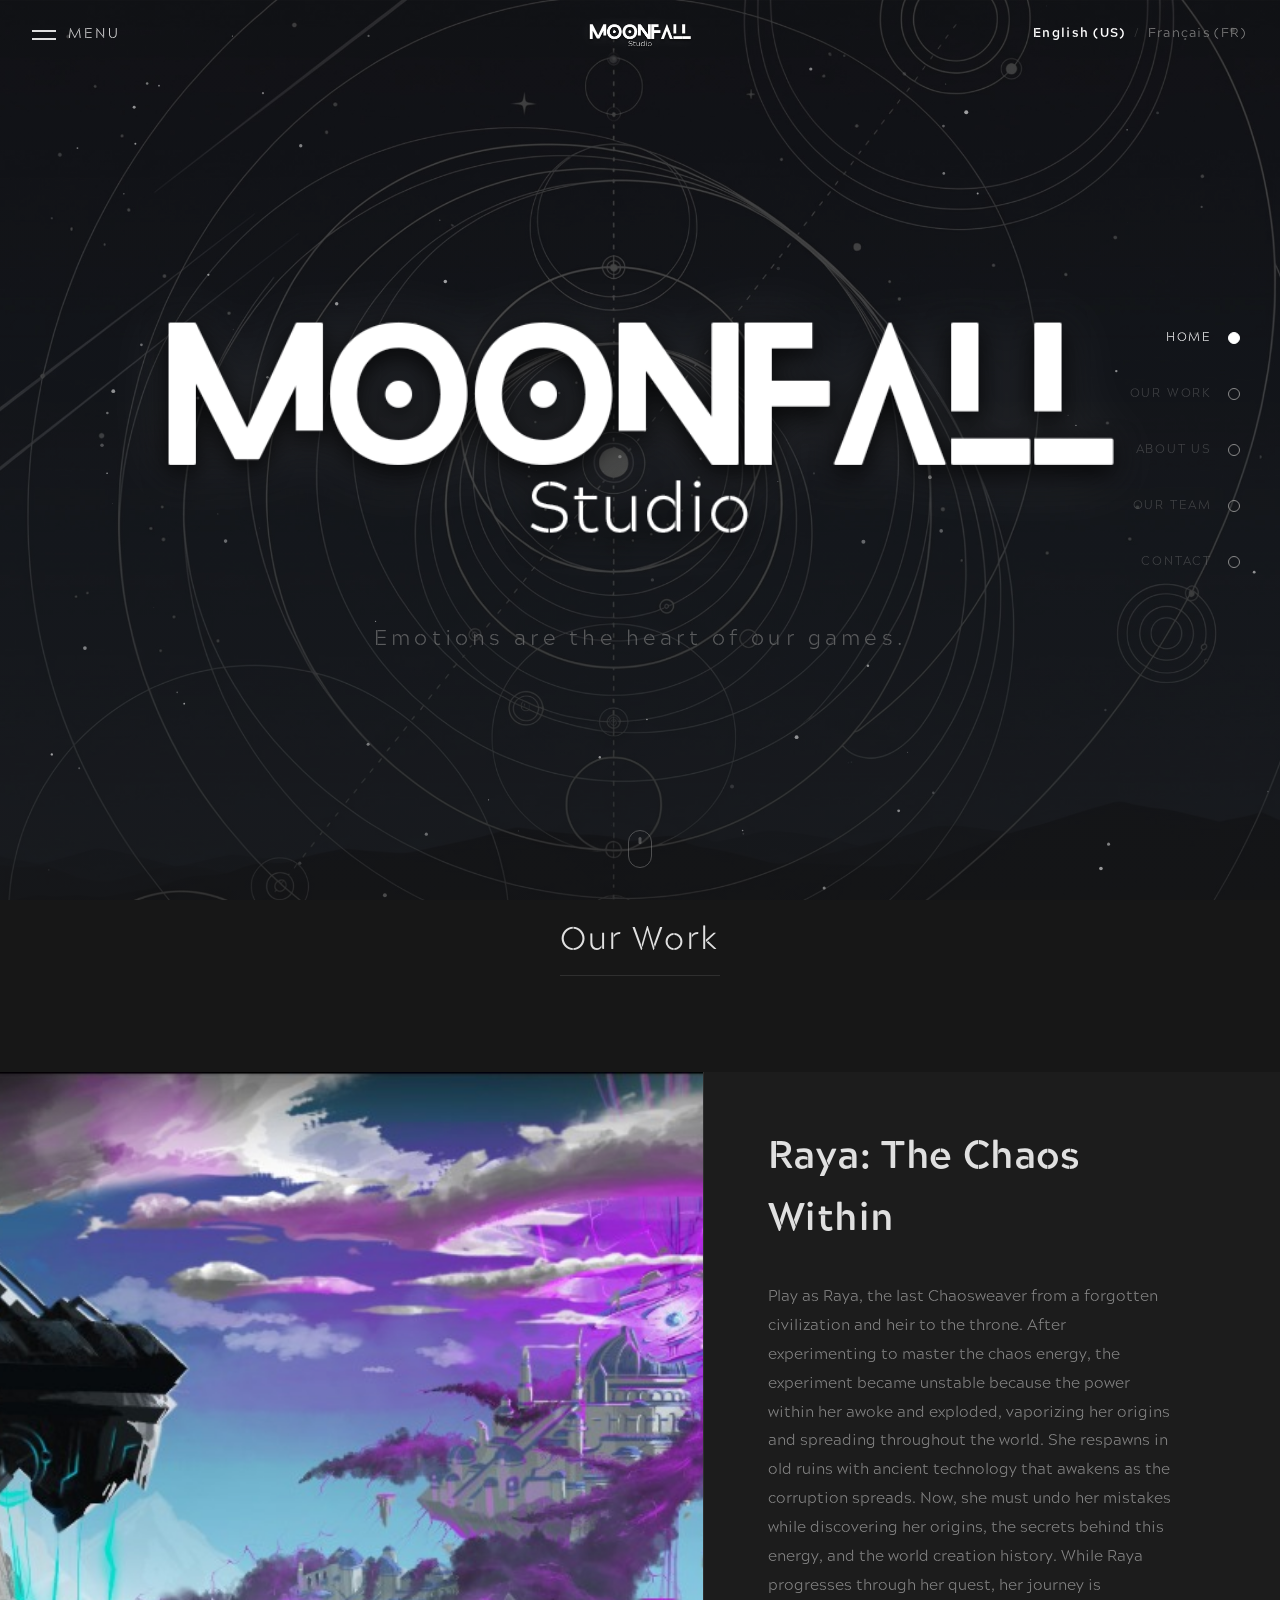
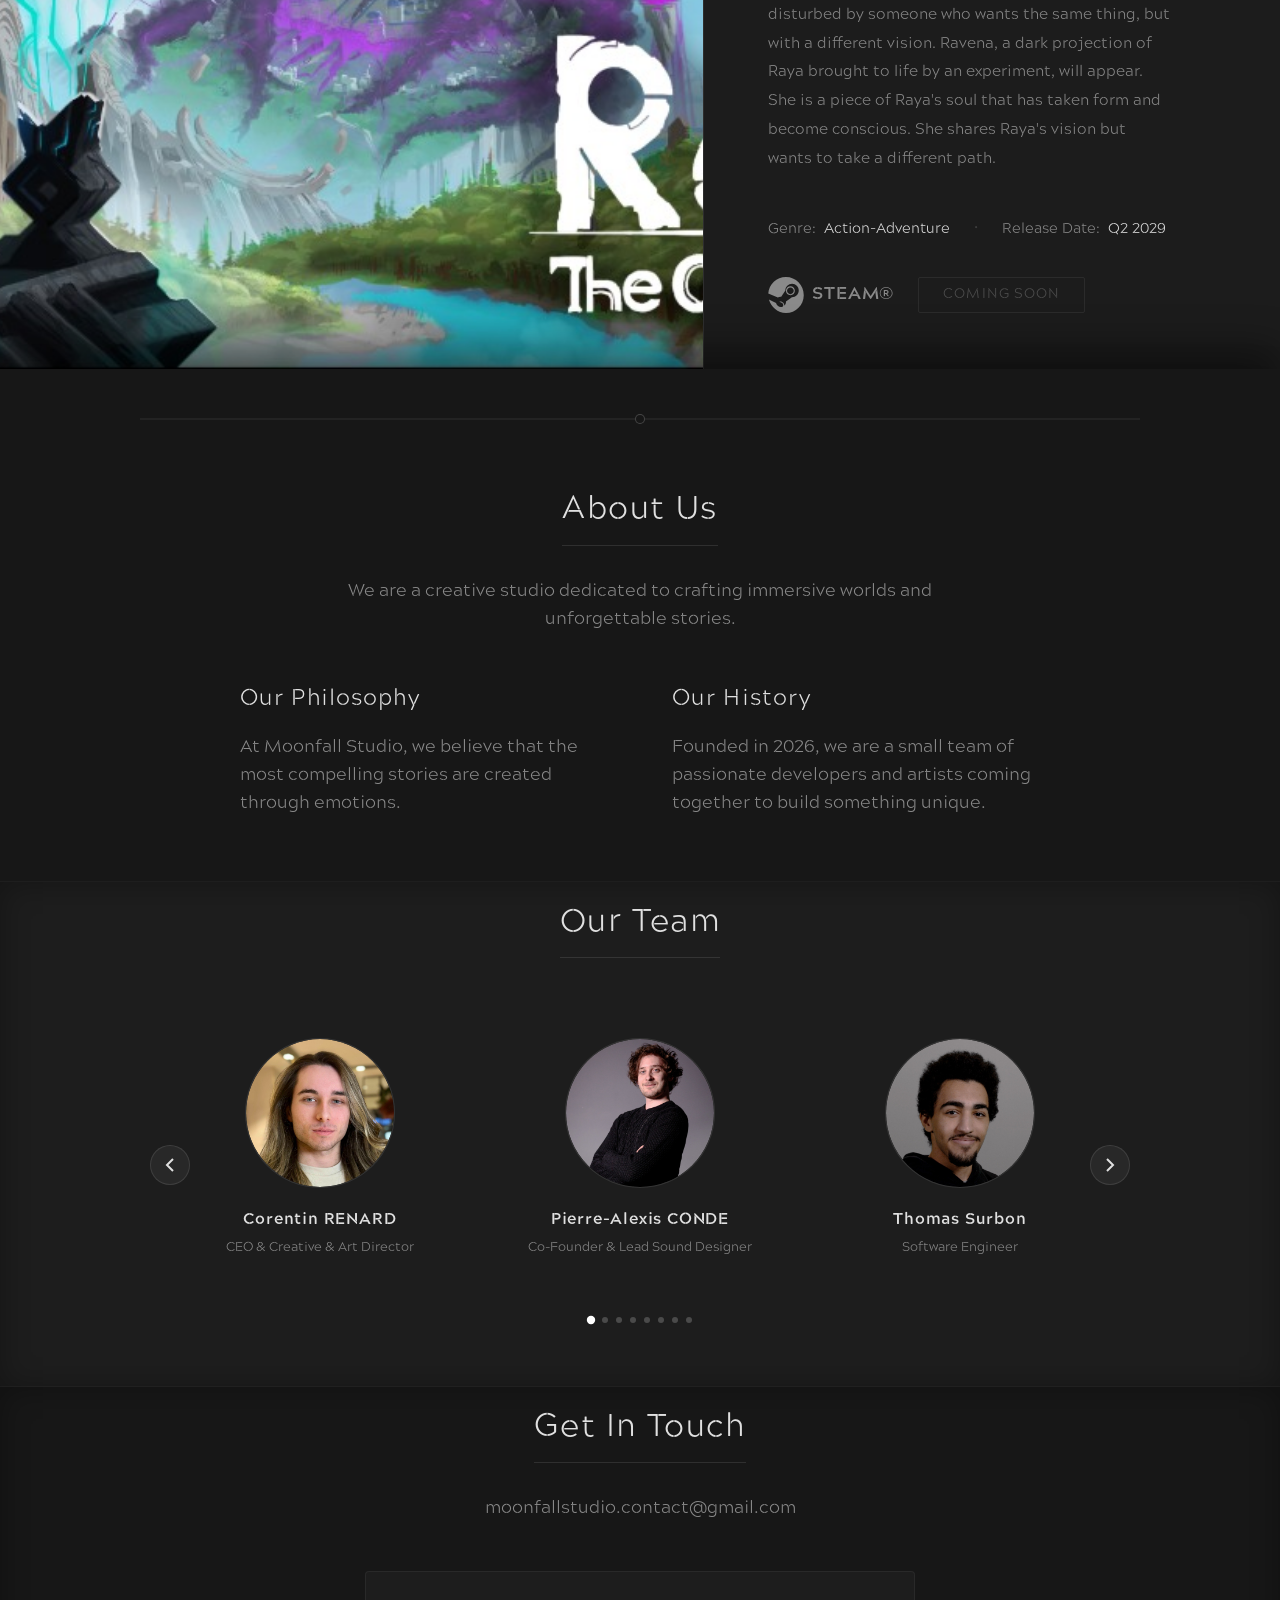
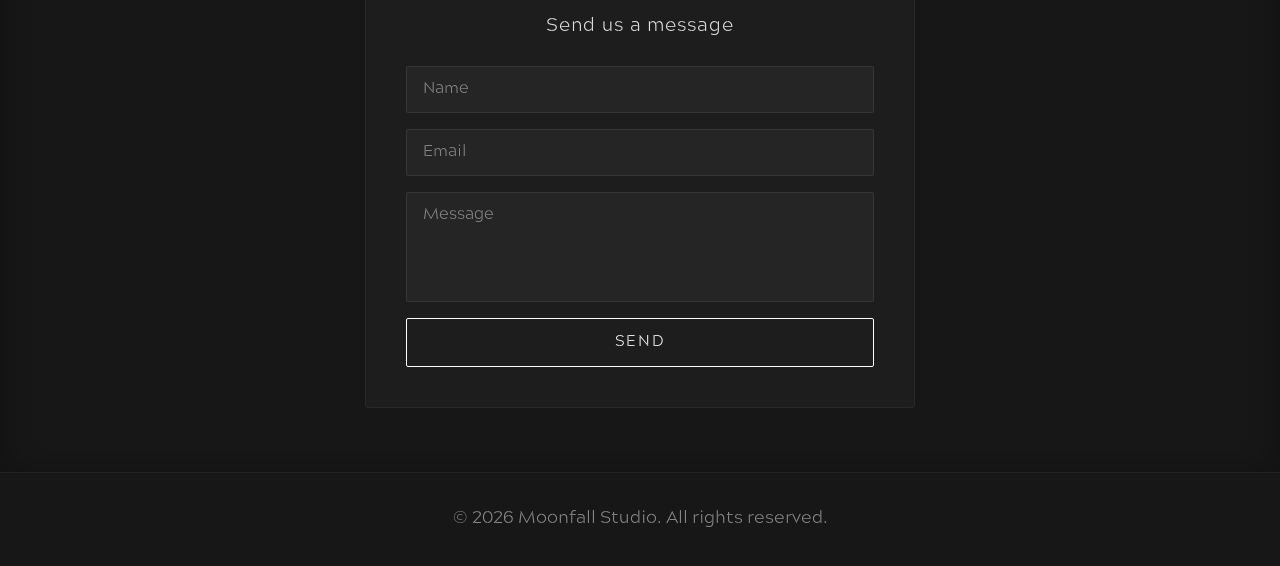
<file: index.html>
<!DOCTYPE html>
<html lang="en">

<head>
    <meta charset="UTF-8">
    <meta name="viewport" content="width=device-width, initial-scale=1.0">
    <title>Moonfall Studio</title>
    <meta name="description"
        content="Moonfall Studio - Dreaming in the dark. Crafting immersive worlds and unforgettable stories.">

    <!-- Google Fonts: Quicksand -->
    <link rel="preconnect" href="https://fonts.googleapis.com">
    <link rel="preconnect" href="https://fonts.gstatic.com" crossorigin>
    <link href="https://fonts.googleapis.com/css2?family=Quicksand:wght@300;400;500;700&display=swap" rel="stylesheet">

    <!-- Favicon -->
    <link rel="icon" type="image/png" href="assets/images/favicon.png">
    <link rel="apple-touch-icon" href="assets/images/favicon.png">

    <!-- Styles -->
    <link rel="stylesheet" href="style.css">
</head>

<body>

    <!-- Header -->
    <header>
        <!-- Burger Menu (left) -->
        <button class="burger" id="burger-btn" aria-label="Open menu">
            <div class="burger__lines">
                <span class="burger__line"></span>
                <span class="burger__line"></span>
            </div>
            <span class="burger__text">MENU</span>
        </button>

        <!-- Studio Logo (center) -->
        <a href="#hero" class="header-logo-link">
            <img src="assets/images/logo.png" alt="Moonfall Studio" class="header-logo">
        </a>

        <!-- Language Toggle (right) -->
        <button class="lang-toggle" id="lang-toggle-btn">
            <span class="lang-toggle__option" data-lang="en" id="lang-en">English (US)</span>
            <span class="lang-toggle__sep">/</span>
            <span class="lang-toggle__option" data-lang="fr" id="lang-fr">Français (FR)</span>
        </button>
    </header>

    <!-- Fullscreen Menu Overlay -->
    <div class="menu-overlay" id="menu-overlay">
        <nav class="menu-nav">
            <a href="#hero" class="menu-nav__item" data-i18n="side_nav.home">Home</a>
            <a href="#work" class="menu-nav__item" data-i18n="side_nav.work">Our Work</a>
            <a href="#about" class="menu-nav__item" data-i18n="side_nav.about">About Us</a>
            <a href="#team" class="menu-nav__item" data-i18n="side_nav.team">Our Team</a>
            <a href="#contact" class="menu-nav__item" data-i18n="side_nav.contact">Contact</a>
        </nav>
    </div>

    <!-- Side Navigation (Fil d'Ariane) -->
    <nav class="side-nav" id="side-nav" aria-label="Page sections">
        <a href="#hero" class="side-nav__item active" data-section="hero">
            <span class="side-nav__label" data-i18n="side_nav.home">Home</span>
            <span class="side-nav__dot"></span>
        </a>
        <a href="#work" class="side-nav__item" data-section="work">
            <span class="side-nav__label" data-i18n="side_nav.work">Our Work</span>
            <span class="side-nav__dot"></span>
        </a>
        <a href="#about" class="side-nav__item" data-section="about">
            <span class="side-nav__label" data-i18n="side_nav.about">About Us</span>
            <span class="side-nav__dot"></span>
        </a>
        <a href="#team" class="side-nav__item" data-section="team">
            <span class="side-nav__label" data-i18n="side_nav.team">Our Team</span>
            <span class="side-nav__dot"></span>
        </a>
        <a href="#contact" class="side-nav__item" data-section="contact">
            <span class="side-nav__label" data-i18n="side_nav.contact">Contact</span>
            <span class="side-nav__dot"></span>
        </a>
    </nav>

    <main>
        <!-- ==========================================
             HERO SECTION
             ========================================== -->
        <section id="hero" class="hero-section">
            <canvas id="particles-canvas"></canvas>
            <div class="hero-content">
                <img src="assets/images/logo.png" alt="Moonfall Studio" class="hero-logo">
                <p class="tagline" data-i18n="tagline">Emotions are the heart of our games.</p>
            </div>
            <div class="scroll-indicator">
                <span class="mouse">
                    <span class="wheel"></span>
                </span>
            </div>
        </section>

        <!-- ==========================================
             OUR WORK SECTION (Hero-style header)
             ========================================== -->
        <section id="work" class="content-section work-hero-section">
            <div class="container section-reveal">
                <h2 class="section-hero-title" data-i18n="work.title">Our Work</h2>
            </div>
        </section>

        <!-- ==========================================
             RAYA SECTION — Split Layout
             ========================================== -->
        <section id="raya" class="raya-section">
            <div class="raya-split">

                <!-- LEFT: Artwork -->
                <div class="raya-split__image">
                    <img src="assets/images/RayaImage.jpg" alt="Raya: The Chaos Within">
                </div>

                <!-- RIGHT: Info -->
                <div class="raya-split__info">
                    <h2 class="raya-split__title" data-i18n="raya.title">Raya: The Chaos Within</h2>

                    <div class="raya-split__description">
                        <p data-i18n="raya.description">Play as Raya, the last Chaosweaver from a forgotten civilization
                            and heir to the throne. After experimenting to master the chaos energy, the experiment
                            became unstable because the power within her awoke and exploded, vaporizing her origins and
                            spreading throughout the world. She respawns in old ruins with ancient technology that
                            awakens as the corruption spreads. Now, she must undo her mistakes while discovering her
                            origins, the secrets behind this energy, and the world creation history. While Raya
                            progresses through her quest, her journey is disturbed by someone who wants the same thing,
                            but with a different vision. Ravena, a dark projection of Raya brought to life by an
                            experiment, will appear. She is a piece of Raya's soul that has taken form and become
                            conscious. She shares Raya's vision but wants to take a different path.</p>
                    </div>

                    <!-- Meta bar -->
                    <div class="raya-split__meta">
                        <span class="raya-split__meta-item">
                            <span class="raya-split__meta-label" data-i18n="raya.genre_label">Genre:</span>
                            <span data-i18n="raya.genre_value">Action-Adventure</span>
                        </span>
                        <span class="raya-split__meta-sep">·</span>
                        <span class="raya-split__meta-item">
                            <span class="raya-split__meta-label" data-i18n="raya.release_label">Release Date:</span>
                            <span data-i18n="raya.release_value">Q2 2029</span>
                        </span>
                    </div>

                    <!-- Steam CTA -->
                    <div class="raya-split__cta">
                        <div class="raya-split__steam-logo" aria-label="Steam">
                            <svg viewBox="0 0 256 259" xmlns="http://www.w3.org/2000/svg" width="36" height="36">
                                <path
                                    d="M127.779 0C60.21 0 5.2 52.38.486 119.146l68.86 28.477c5.74-3.93 12.66-6.24 20.14-6.24 1.34 0 2.66.067 3.96.2l30.14-43.68v-.613c0-26.51 21.56-48.074 48.07-48.074 26.53 0 48.09 21.577 48.09 48.1 0 26.53-21.56 48.1-48.09 48.1h-1.12l-42.95 30.68c.08 1.06.12 2.12.12 3.2 0 19.88-16.16 36.04-36.04 36.04-17.42 0-31.96-12.4-35.32-28.87L5.21 161.44C20.04 216.32 69.19 258.52 127.78 258.52c70.7 0 128.02-57.31 128.02-128.01C255.8 57.31 198.48 0 127.78 0zM80.47 220.74l-15.63-6.46c2.76 5.74 7.46 10.6 13.7 13.38 13.54 6.04 29.38-.2 35.41-13.73 2.93-6.55 3-13.74.2-20.34-2.8-6.6-7.97-11.56-14.52-14.49-6.48-2.87-13.35-2.81-19.43-.42l16.16 6.68c9.97 4.12 14.7 15.56 10.58 25.53-4.13 9.97-15.57 14.7-25.54 10.58l.07-.03zm111.2-121.57c0-17.7-14.39-32.06-32.09-32.06-17.7 0-32.07 14.36-32.07 32.06 0 17.7 14.37 32.07 32.07 32.07 17.7 0 32.09-14.37 32.09-32.07zm-56.12.07c0-13.32 10.78-24.13 24.1-24.13 13.33 0 24.12 10.8 24.12 24.13 0 13.33-10.79 24.12-24.12 24.12-13.32 0-24.1-10.79-24.1-24.12z"
                                    fill="currentColor" />
                            </svg>
                            <span class="raya-split__steam-text">STEAM®</span>
                        </div>
                        <button class="raya-split__wishlist-btn raya-split__wishlist-btn--disabled" disabled
                            data-i18n="raya.wishlist">Coming Soon</button>
                    </div>
                </div>

            </div>
        </section>

        <!-- Section Divider -->
        <div class="section-divider">
            <div class="section-divider__line"></div>
            <div class="section-divider__circle"></div>
        </div>

        <!-- ==========================================
             ABOUT SECTION (Hero-style, large)
             ========================================== -->
        <section id="about" class="content-section section-hero-block">
            <div class="container section-reveal">
                <h2 class="section-hero-title" data-i18n="about.title">About Us</h2>
                <p class="section-hero-desc" data-i18n="about.description">We are a creative studio dedicated to
                    crafting immersive worlds and unforgettable stories.</p>

                <div class="about-content">
                    <div class="about-block">
                        <h3 data-i18n="about.philosophy_title">Our Philosophy</h3>
                        <p data-i18n="about.philosophy_text">At Moonfall Studio, we believe that the most compelling
                            stories are found in the shadows.</p>
                    </div>
                    <div class="about-block">
                        <h3 data-i18n="about.history_title">Our History</h3>
                        <p data-i18n="about.history_text">Founded in 2026, we are a small team of passionate developers
                            and artists coming together to build something unique.</p>
                    </div>
                </div>
            </div>
        </section>

        <!-- ==========================================
             TEAM SECTION
             ========================================== -->
        <section id="team" class="content-section dark-bg">
            <div class="container section-reveal">
                <h2 data-i18n="team.title">Our Team</h2>

                <!-- Carousel -->
                <div class="team-carousel" id="team-carousel">
                    <div class="team-carousel__track-wrapper">
                        <div class="team-carousel__track" id="team-track">

                            <!-- Corentin RENARD -->
                            <a href="https://www.linkedin.com/in/corentin-renard-bb01ab21a/" target="_blank"
                                rel="noopener noreferrer" class="team-card">
                                <div class="team-card__avatar">
                                    <img src="assets/images/team/corentin.jpg" alt="Corentin RENARD">
                                </div>
                                <h3 class="team-card__name">Corentin RENARD</h3>
                                <p class="team-card__role">CEO &amp; Creative & Art Director</p>
                                <span class="team-card__linkedin">LinkedIn ↗</span>
                            </a>

                            <!-- Pierre-Alexis CONDE -->
                            <a href="https://www.linkedin.com/in/pierre-alexis-conde-270991209/" target="_blank"
                                rel="noopener noreferrer" class="team-card">
                                <div class="team-card__avatar">
                                    <img src="assets/images/team/pierre-alexis.jpg" alt="Pierre-Alexis CONDE">
                                </div>
                                <h3 class="team-card__name">Pierre-Alexis CONDE</h3>
                                <p class="team-card__role">Co-Founder &amp; Lead Sound Designer</p>
                                <span class="team-card__linkedin">LinkedIn ↗</span>
                            </a>

                            <!-- Thomas Surbon -->
                            <a href="https://www.linkedin.com/in/thomas-surbon/" target="_blank"
                                rel="noopener noreferrer" class="team-card">
                                <div class="team-card__avatar">
                                    <img src="assets/images/team/thomas.jpg" alt="Thomas Surbon">
                                </div>
                                <h3 class="team-card__name">Thomas Surbon</h3>
                                <p class="team-card__role">Software Engineer</p>
                                <span class="team-card__linkedin">LinkedIn ↗</span>
                            </a>

                            <!-- Mathilde Béguinot -->
                            <a href="https://www.linkedin.com/in/mathilde-béguinot-841303265/" target="_blank"
                                rel="noopener noreferrer" class="team-card">
                                <div class="team-card__avatar">
                                    <img src="assets/images/team/mathilde.jpg" alt="Mathilde Béguinot">
                                </div>
                                <h3 class="team-card__name">Mathilde Béguinot</h3>
                                <p class="team-card__role">Technical &amp; VFX Artist</p>
                                <span class="team-card__linkedin">LinkedIn ↗</span>
                            </a>

                            <!-- Julien Bertrand -->
                            <a href="https://www.linkedin.com/in/julien-bertrand-8137a8181/" target="_blank"
                                rel="noopener noreferrer" class="team-card">
                                <div class="team-card__avatar">
                                    <img src="assets/images/team/julien.jpg" alt="Julien Bertrand">
                                </div>
                                <h3 class="team-card__name">Julien Bertrand</h3>
                                <p class="team-card__role">Software Engineer</p>
                                <span class="team-card__linkedin">LinkedIn ↗</span>
                            </a>


                            <!-- Arthur Waligorski -->
                            <a href="https://www.linkedin.com/in/arthur-waligorski-07606919b/" target="_blank"
                                rel="noopener noreferrer" class="team-card">
                                <div class="team-card__avatar team-card__avatar--initials" data-initials="AW"></div>
                                <h3 class="team-card__name">Arthur Waligorski</h3>
                                <p class="team-card__role">Music Composer</p>
                                <span class="team-card__linkedin">LinkedIn ↗</span>
                            </a>

                            <!-- Alex Coulaud (masqué)
                    <a href="https://www.linkedin.com/in/alex-coulaud-131198252/" target="_blank" rel="noopener noreferrer" class="team-card">
                        <div class="team-card__avatar team-card__avatar--initials" data-initials="AC"></div>
                        <h3 class="team-card__name">Alex Coulaud</h3>
                        <p class="team-card__role">3D Character Artist</p>
                        <span class="team-card__linkedin">LinkedIn ↗</span>
                    </a>
                    -->

                            <!-- Hugo Le Bolloc'h -->
                            <a href="https://www.linkedin.com/in/hugolebolloch/" target="_blank"
                                rel="noopener noreferrer" class="team-card">
                                <div class="team-card__avatar team-card__avatar--initials" data-initials="HL"></div>
                                <h3 class="team-card__name">Hugo Le Bolloc'h</h3>
                                <p class="team-card__role">Technical Sound Designer</p>
                                <span class="team-card__linkedin">LinkedIn ↗</span>
                            </a>

                            <!-- Marion Coulon -->
                            <a href="https://www.linkedin.com/in/marion-coulon/" target="_blank"
                                rel="noopener noreferrer" class="team-card">
                                <div class="team-card__avatar team-card__avatar--initials" data-initials="MC"></div>
                                <h3 class="team-card__name">Marion Coulon</h3>
                                <p class="team-card__role">Game &amp; Level Designer</p>
                                <span class="team-card__linkedin">LinkedIn ↗</span>
                            </a>

                        </div><!-- /.team-carousel__track -->
                    </div><!-- /.team-carousel__track-wrapper -->

                    <!-- Navigation Arrows -->
                    <button class="team-carousel__nav team-carousel__nav--prev" id="team-prev" aria-label="Previous">
                        <svg width="24" height="24" viewBox="0 0 24 24" fill="none" stroke="currentColor"
                            stroke-width="2">
                            <path d="M15 18l-6-6 6-6" />
                        </svg>
                    </button>
                    <button class="team-carousel__nav team-carousel__nav--next" id="team-next" aria-label="Next">
                        <svg width="24" height="24" viewBox="0 0 24 24" fill="none" stroke="currentColor"
                            stroke-width="2">
                            <path d="M9 18l6-6-6-6" />
                        </svg>
                    </button>

                    <!-- Dots -->
                    <div class="team-carousel__dots" id="team-dots"></div>

                </div><!-- /.team-carousel -->
            </div>
        </section>

        <!-- ==========================================
             CONTACT SECTION (inline)
             ========================================== -->
        <section id="contact" class="content-section">
            <div class="container section-reveal">
                <h2 data-i18n="contact.title">Get In Touch</h2>
                <p data-i18n="contact.email">moonfallstudio.contact@gmail.com</p>

                <div class="contact-form-wrapper">
                    <h3 data-i18n="contact.form_title">Send us a message</h3>
                    <form class="contact-form" id="contact-form">
                        <input type="text" class="contact-input" id="contact-name"
                            data-i18n-placeholder="contact.name_placeholder" placeholder="Name">
                        <input type="email" class="contact-input" id="contact-email"
                            data-i18n-placeholder="contact.email_placeholder" placeholder="Email">
                        <textarea class="contact-input" id="contact-message" rows="5"
                            data-i18n-placeholder="contact.message_placeholder" placeholder="Message"></textarea>
                        <button type="button" class="btn contact-submit" id="contact-send"
                            data-i18n="contact.send">Send</button>
                    </form>
                </div>
            </div>
        </section>
    </main>

    <!-- Footer -->
    <footer>
        <p>&copy; 2026 Moonfall Studio. <span data-i18n="footer.rights">All rights reserved.</span></p>
    </footer>

    <!-- Scripts -->
    <script src="script.js"></script>
</body>

</html>
</file>
<file: style.css>
:root {
    --color-bg: #171717;
    --color-bg-alt: #1d1d1d;
    --color-text: #e0e0e0;
    --color-text-muted: #8a8a8a;
    --color-accent: #ffffff;
    --color-moon-glow: rgba(180, 180, 180, 0.12);
    --color-steam: #1b2838;
    --color-steam-hover: #2a475e;

    --font-main: 'Acherus Militant', 'Quicksand', sans-serif;

    --transition-speed: 0.3s;
    --header-height: 70px;
}

/* Font Face */
@font-face {
    font-family: 'Acherus Militant';
    src: url('assets/fonts/AcherusMilitant_Light.otf') format('opentype');
    font-weight: 300;
    font-style: normal;
}

@font-face {
    font-family: 'Acherus Militant';
    src: url('assets/fonts/AcherusMilitant_Bold.otf') format('opentype');
    font-weight: 700;
    font-style: normal;
}

/* ============================================
   RESET & BASE
   ============================================ */
* {
    margin: 0;
    padding: 0;
    box-sizing: border-box;
}

html {
    scroll-behavior: smooth;
}

body {
    font-family: var(--font-main);
    background-color: var(--color-bg);
    color: var(--color-text);
    line-height: 1.6;
    overflow-x: hidden;
}

/* ============================================
   TYPOGRAPHY
   ============================================ */
h1, h2, h3 {
    font-weight: 300;
    letter-spacing: 0.05em;
}

h1 {
    font-size: 3rem;
    margin-bottom: 1rem;
    text-transform: uppercase;
    letter-spacing: 0.2em;
    color: var(--color-accent);
}

.huge-title {
    font-size: 5rem;
    font-weight: 700;
    letter-spacing: 0.15em;
    line-height: 1;
    margin-bottom: 0.5rem;
    color: var(--color-accent);
    text-transform: uppercase;
}

h2 {
    font-size: 2rem;
    margin-bottom: 2rem;
    border-bottom: 1px solid rgba(255, 255, 255, 0.1);
    display: inline-block;
    padding-bottom: 0.5rem;
}

p {
    font-size: 1.1rem;
    color: var(--color-text-muted);
    max-width: 600px;
    margin: 0 auto;
}

/* ============================================
   HEADER — Transparent on hero, opaque on scroll
   ============================================ */
header {
    position: fixed;
    top: 0;
    left: 0;
    width: 100%;
    height: var(--header-height);
    display: flex;
    justify-content: space-between;
    align-items: center;
    padding: 0 2rem;
    z-index: 1000;
    background: transparent;
    border-bottom: 1px solid transparent;
    transition: background 0.4s ease, border-color 0.4s ease, backdrop-filter 0.4s ease;
}

header.scrolled {
    background: rgba(23, 23, 23, 0.6);
    backdrop-filter: blur(12px);
    -webkit-backdrop-filter: blur(12px);
    border-bottom-color: rgba(255, 255, 255, 0.05);
}

/* Header Logo (centered image) */
.header-logo-link {
    position: absolute;
    left: 50%;
    transform: translateX(-50%);
    display: flex;
    align-items: center;
    text-decoration: none;
    transition: opacity var(--transition-speed);
}

.header-logo-link:hover {
    opacity: 0.75;
}

.header-logo {
    height: 38px;
    width: auto;
    display: block;
    object-fit: contain;
    filter: drop-shadow(0 0 6px rgba(255, 255, 255, 0.08));
}

/* Hero Logo (large version in hero section) */
.hero-logo {
    width: min(1920px, 95vw);
    height: auto;
    display: block;
    margin: 0 auto 1.5rem;
    object-fit: contain;
    animation: fadeIn 2s ease-out;
    filter: drop-shadow(0 0 30px rgba(255, 255, 255, 0.1));
}

/* ============================================
   BURGER MENU BUTTON — Stacked lines + text
   ============================================ */
.burger {
    display: flex;
    align-items: center;
    gap: 0.75rem;
    background: none;
    border: none;
    cursor: pointer;
    padding: 0.5rem 0;
    z-index: 1002;
    text-decoration: none;
}

.burger__lines {
    display: flex;
    flex-direction: column;
    justify-content: center;
    width: 24px;
    height: 16px;
}

.burger__line {
    display: block;
    width: 24px;
    height: 2px;
    background: var(--color-text);
    transition: all 0.4s cubic-bezier(0.4, 0, 0.2, 1);
    transform-origin: center;
}

.burger__line + .burger__line {
    margin-top: 6px;
}

.burger__text {
    color: var(--color-text);
    font-family: var(--font-main);
    font-size: 0.85rem;
    font-weight: 500;
    text-transform: uppercase;
    letter-spacing: 0.15em;
    transition: color var(--transition-speed), opacity var(--transition-speed);
}

.burger:hover .burger__text {
    color: var(--color-accent);
}

.burger:hover .burger__line {
    background: var(--color-accent);
}

/* Burger → X animation */
.burger.active .burger__lines .burger__line:first-child {
    transform: translateY(4px) rotate(45deg);
}

.burger.active .burger__lines .burger__line:last-child {
    transform: translateY(-4px) rotate(-45deg);
}

.burger.active .burger__text {
    opacity: 0;
    pointer-events: none;
}

/* ============================================
   FULLSCREEN MENU OVERLAY
   ============================================ */
.menu-overlay {
    position: fixed;
    top: 0;
    left: 0;
    width: 100%;
    height: 100%;
    background: rgba(0, 0, 0, 0.95);
    z-index: 999;
    display: flex;
    align-items: center;
    justify-content: center;
    opacity: 0;
    visibility: hidden;
    transition: opacity 0.5s ease, visibility 0.5s ease;
}

.menu-overlay.open {
    opacity: 1;
    visibility: visible;
}

.menu-nav {
    display: flex;
    flex-direction: column;
    align-items: center;
    gap: 2.5rem;
}

.menu-nav__item {
    text-decoration: none;
    color: var(--color-text-muted);
    font-size: 2.5rem;
    font-weight: 300;
    text-transform: uppercase;
    letter-spacing: 0.2em;
    transition: all 0.4s ease;
    position: relative;
    opacity: 0;
    transform: translateY(20px);
}

.menu-overlay.open .menu-nav__item {
    opacity: 1;
    transform: translateY(0);
}

.menu-overlay.open .menu-nav__item:nth-child(1) { transition-delay: 0.1s; }
.menu-overlay.open .menu-nav__item:nth-child(2) { transition-delay: 0.15s; }
.menu-overlay.open .menu-nav__item:nth-child(3) { transition-delay: 0.2s; }
.menu-overlay.open .menu-nav__item:nth-child(4) { transition-delay: 0.25s; }
.menu-overlay.open .menu-nav__item:nth-child(5) { transition-delay: 0.3s; }

.menu-nav__item:hover {
    color: var(--color-accent);
    letter-spacing: 0.3em;
}

.menu-nav__item::after {
    content: '';
    position: absolute;
    bottom: -8px;
    left: 50%;
    transform: translateX(-50%);
    width: 0;
    height: 1px;
    background: var(--color-accent);
    transition: width 0.4s ease;
}

.menu-nav__item:hover::after {
    width: 100%;
}

/* ============================================
   LANGUAGE TOGGLE — Simple text
   ============================================ */
.lang-toggle {
    display: flex;
    align-items: center;
    gap: 0.4rem;
    background: none;
    border: none;
    cursor: default;
    font-family: var(--font-main);
    font-size: 0.8rem;
    letter-spacing: 0.1em;
    z-index: 1002;
}

.lang-toggle__option {
    color: var(--color-text-muted);
    cursor: pointer;
    transition: color var(--transition-speed);
    padding: 0.3rem 0.1rem;
}

.lang-toggle__option:hover {
    color: var(--color-accent);
}

.lang-toggle__option.active {
    color: var(--color-accent);
    font-weight: 700;
}

.lang-toggle__sep {
    color: rgba(255, 255, 255, 0.15);
    user-select: none;
}

/* ============================================
   SIDE NAVIGATION (Fil d'Ariane)
   ============================================ */
.side-nav {
    position: fixed;
    right: 2.5rem;
    top: 50%;
    transform: translateY(-50%);
    z-index: 998;
    display: flex;
    flex-direction: column;
    gap: 2.5rem;
}

.side-nav__item {
    display: flex;
    align-items: center;
    justify-content: flex-end;
    cursor: pointer;
    text-decoration: none;
    color: var(--color-text-muted);
    transition: all var(--transition-speed);
    position: relative;
    height: 16px;
}

.side-nav__label {
    position: absolute;
    right: calc(100% + 1rem);
    font-size: 0.75rem;
    text-transform: uppercase;
    letter-spacing: 0.15em;
    opacity: 0.4;
    transition: all var(--transition-speed);
    white-space: nowrap;
    pointer-events: none;
    color: var(--color-text-muted);
}

.side-nav__dot {
    width: 12px;
    height: 12px;
    border-radius: 50%;
    border: 1.5px solid var(--color-text-muted);
    background: transparent;
    transition: all var(--transition-speed);
    flex-shrink: 0;
}

.side-nav__item:hover .side-nav__label {
    opacity: 1;
    color: var(--color-accent);
}

.side-nav__item:hover .side-nav__dot {
    border-color: var(--color-accent);
}

.side-nav__item.active .side-nav__dot {
    background: var(--color-accent);
    border-color: var(--color-accent);
}

.side-nav__item.active .side-nav__label {
    opacity: 1;
    color: var(--color-accent);
}

/* ============================================
   LAYOUT
   ============================================ */
.container {
    max-width: 1100px;
    margin: 0 auto;
    padding: 0 2rem;
    text-align: center;
}

/* ============================================
   HERO SECTION
   ============================================ */
.hero-section {
    height: 100vh;
    display: flex;
    flex-direction: column;
    justify-content: center;
    align-items: center;
    position: relative;
    background: var(--color-bg);
    overflow: hidden;
    scroll-margin-top: 0;
}

.hero-section::before {
    content: '';
    position: absolute;
    top: 0;
    left: 0;
    width: 100%;
    height: 100%;
    background-image: url('assets/images/background.jpg');
    background-size: cover;
    background-position: center center;
    background-repeat: no-repeat;
    opacity: 0.65;
    z-index: 0;
}

/* Dark gradient overlay so logo/text stay readable */
.hero-section::after {
    content: '';
    position: absolute;
    top: 0;
    left: 0;
    width: 100%;
    height: 100%;
    background: linear-gradient(
        to bottom,
        rgba(23, 23, 23, 0.3) 0%,
        rgba(23, 23, 23, 0.15) 40%,
        rgba(23, 23, 23, 0.5) 100%
    );
    z-index: 0;
}

#particles-canvas {
    position: absolute;
    top: 0;
    left: 0;
    width: 100%;
    height: 100%;
    z-index: 1;
    pointer-events: none;
}

.hero-content {
    position: relative;
    z-index: 2;
    text-align: center;
    animation: fadeIn 2s ease-out;
}

.tagline {
    font-size: 1.3rem;
    letter-spacing: 0.2em;
    opacity: 0.6;
    margin-top: 1rem;
    color: var(--color-text-muted);
}

.scroll-indicator {
    position: absolute;
    bottom: 2rem;
    left: 50%;
    transform: translateX(-50%);
    opacity: 0.5;
    z-index: 2;
}

.mouse {
    width: 24px;
    height: 38px;
    border: 1.5px solid var(--color-text-muted);
    border-radius: 20px;
    display: block;
    position: relative;
}

.wheel {
    width: 3px;
    height: 7px;
    background: var(--color-text-muted);
    border-radius: 2px;
    position: absolute;
    top: 6px;
    left: 50%;
    transform: translateX(-50%);
    animation: scroll 2s infinite;
}

/* ============================================
   CONTENT SECTIONS
   ============================================ */
.content-section {
    padding: 1rem 0 4rem;
    position: relative;
    z-index: 2;
    scroll-margin-top: var(--header-height);
    background: var(--color-bg);
}

.content-section.dark-bg {
    background-color: var(--color-bg-alt);
}

/* Subtle shadow separations between sections */
.content-section + .content-section {
    box-shadow: 0 -1px 0 rgba(255, 255, 255, 0.03), inset 0 1px 30px rgba(0, 0, 0, 0.3);
}

/* ============================================
   SECTION DIVIDER — thin line + empty circle
   ============================================ */
.section-divider {
    position: relative;
    height: 100px;
    display: flex;
    align-items: center;
    justify-content: center;
    background: var(--color-bg);
    box-shadow: 0 -20px 40px rgba(0, 0, 0, 0.4), 0 20px 40px rgba(0, 0, 0, 0.4);
}

.section-divider__line {
    position: absolute;
    top: 50%;
    left: 50%;
    transform: translate(-50%, -50%);
    width: 1000px;
    height: 1px;
    background: rgba(255, 255, 255, 0.1);
}

.section-divider__circle {
    width: 10px;
    height: 10px;
    border-radius: 50%;
    border: 1px solid rgba(255, 255, 255, 0.2);
    background: var(--color-bg);
    position: relative;
    z-index: 1;
}

/* ============================================
   RAYA SECTION — Split Layout
   ============================================ */
.raya-section {
    background: var(--color-bg);
    position: relative;
}

.raya-split {
    display: flex;
    min-height: 480px;
    width: 100%;
}

/* LEFT: Image panel */
.raya-split__image {
    flex: 0 0 55%;
    background: rgba(255, 255, 255, 0.03);
    border-right: 1px solid rgba(255, 255, 255, 0.07);
    display: flex;
    align-items: center;
    justify-content: center;
    overflow: hidden;
}

.raya-artwork-placeholder {
    width: 100%;
    height: 100%;
    min-height: 480px;
    display: flex;
    align-items: center;
    justify-content: center;
    color: var(--color-text-muted);
    font-size: 1rem;
    letter-spacing: 0.1em;
}

.raya-split__image img {
    width: 100%;
    height: 100%;
    object-fit: cover;
    display: block;
}

/* RIGHT: Info panel */
.raya-split__info {
    flex: 1;
    background: rgba(30, 30, 30, 0.7);
    padding: 3.5rem 4rem;
    display: flex;
    flex-direction: column;
    justify-content: space-between;
    overflow: hidden;
    min-width: 0;
}

.raya-split__title {
    font-size: clamp(1.8rem, 3vw, 2.8rem);
    color: var(--color-text);
    margin-bottom: 2rem;
    font-weight: 700;
    letter-spacing: 0.01em;
    border-bottom: none;
    padding-bottom: 0;
}

.raya-split__description {
    flex: 1;
    margin-bottom: 2.5rem;
    text-align: left;
    align-self: flex-start;
    width: 90%;
}

.raya-split__description p {
    color: var(--color-text-muted);
    font-size: 0.95rem;
    line-height: 1.9;
    text-align: left;
    margin: 0;
}

/* Meta bar */
.raya-split__meta {
    display: flex;
    align-items: center;
    gap: 1.5rem;
    margin-bottom: 2rem;
    flex-wrap: wrap;
}

.raya-split__meta-item {
    font-size: 0.9rem;
    color: var(--color-text-muted);
    display: flex;
    gap: 0.5rem;
}

.raya-split__meta-label {
    color: var(--color-text-muted);
}

.raya-split__meta-item span:last-child {
    color: var(--color-text);
}

.raya-split__meta-sep {
    color: rgba(255,255,255,0.15);
    font-size: 1.2rem;
}

/* CTA row */
.raya-split__cta {
    display: flex;
    align-items: center;
    gap: 1.5rem;
    flex-wrap: wrap;
}

.raya-split__steam-logo {
    display: flex;
    align-items: center;
    gap: 0.5rem;
    color: var(--color-text-muted);
    cursor: default;
    user-select: none;
}

.raya-split__steam-text {
    font-size: 1.1rem;
    font-weight: 700;
    letter-spacing: 0.05em;
}

.raya-split__wishlist-btn {
    padding: 0.65rem 1.5rem;
    border: 1px solid rgba(255,255,255,0.25);
    color: var(--color-text);
    background: transparent;
    font-size: 0.85rem;
    letter-spacing: 0.08em;
    text-transform: uppercase;
    font-family: var(--font-main);
    transition: all var(--transition-speed);
    border-radius: 2px;
    cursor: pointer;
}

.raya-split__wishlist-btn:not(:disabled):hover {
    background: rgba(255,255,255,0.08);
    border-color: rgba(255,255,255,0.5);
}

.raya-split__wishlist-btn--disabled,
.raya-split__wishlist-btn:disabled {
    opacity: 0.45;
    cursor: not-allowed;
    border-color: rgba(255,255,255,0.15);
    color: var(--color-text-muted);
}

/* Responsive */
@media (max-width: 800px) {
    .raya-split {
        flex-direction: column;
    }
    .raya-split__image {
        flex: 0 0 auto;
        border-right: none;
        border-bottom: 1px solid rgba(255, 255, 255, 0.07);
    }
    .raya-artwork-placeholder {
        min-height: 240px;
    }
    .raya-split__info {
        padding: 2rem 1.5rem;
    }
}

/* ============================================
   BUTTONS
   ============================================ */
.btn {
    display: inline-block;
    padding: 1rem 2rem;
    background: transparent;
    border: 1px solid var(--color-accent);
    color: var(--color-accent);
    text-decoration: none;
    text-transform: uppercase;
    letter-spacing: 0.1em;
    font-weight: 500;
    font-family: var(--font-main);
    font-size: 0.95rem;
    transition: all var(--transition-speed);
    cursor: pointer;
    border-radius: 2px;
}

.btn:hover {
    background: var(--color-accent);
    color: var(--color-bg);
}

/* ============================================
   ABOUT CONTENT
   ============================================ */
.about-content {
    text-align: left;
    max-width: 800px;
    margin: 3rem auto 0;
    display: grid;
    grid-template-columns: 1fr 1fr;
    gap: 4rem;
}

.about-block h3 {
    font-size: 1.4rem;
    margin-bottom: 1rem;
    color: var(--color-text);
}

.about-block p {
    max-width: 100%;
    text-align: left;
}

/* ============================================
   TEAM SECTION — Carousel
   ============================================ */
.team-carousel {
    position: relative;
    width: 100%;
    max-width: 960px;
    margin: 3rem auto 0;
    /* overflow: hidden removed so arrows and hover popouts don't get cropped */
}

.team-carousel__track-wrapper {
    overflow: hidden;
    width: 100%;
    padding: 2rem 0; /* extra vertical space for hover effect */
    margin: -2rem 0;
}

.team-carousel__track {
    display: flex;
    will-change: transform;
}

/* Each slide is exactly 1/3 of the carousel width */
.team-carousel__track .team-card {
    flex: 0 0 calc(100% / 3);
    max-width: calc(100% / 3);
    padding: 0 1rem;
    box-sizing: border-box;
}

/* Navigation Arrows */
.team-carousel__nav {
    position: absolute;
    top: 50%;
    transform: translateY(-50%);
    width: 40px;
    height: 40px;
    background: rgba(255, 255, 255, 0.05);
    border: 1px solid rgba(255, 255, 255, 0.1);
    border-radius: 50%;
    color: var(--color-text);
    display: flex;
    align-items: center;
    justify-content: center;
    cursor: pointer;
    z-index: 10;
    transition: all var(--transition-speed);
}

.team-carousel__nav:hover {
    background: var(--color-accent);
    color: #fff;
    border-color: var(--color-accent);
}

.team-carousel__nav--prev {
    left: -10px;
}

.team-carousel__nav--next {
    right: -10px;
}

/* Dots */
.team-carousel__dots {
    display: flex;
    justify-content: center;
    gap: 0.5rem;
    margin-top: 2rem;
}

.team-carousel__dot {
    width: 6px;
    height: 6px;
    border-radius: 50%;
    background: rgba(255, 255, 255, 0.2);
    border: none;
    cursor: pointer;
    padding: 0;
    transition: background var(--transition-speed), transform var(--transition-speed);
}

.team-carousel__dot.active {
    background: var(--color-accent);
    transform: scale(1.4);
}

@media (max-width: 700px) {
    .team-carousel__track .team-card {
        flex: 0 0 100%;
        max-width: 100%;
    }
}

.team-card {
    text-align: center;
    text-decoration: none;
    color: inherit;
    display: block;
    transition: transform var(--transition-speed);
    cursor: pointer;
    position: relative;
}

.team-card:hover {
    transform: translateY(-8px);
}

.team-card__avatar {
    width: 150px;
    height: 150px;
    background: var(--color-bg-alt);
    border-radius: 50%;
    margin: 0 auto 1.2rem;
    border: 1.5px solid rgba(255, 255, 255, 0.1);
    transition: border-color var(--transition-speed), box-shadow var(--transition-speed);
    overflow: hidden;
    position: relative;
}

.team-card:hover .team-card__avatar {
    border-color: rgba(255, 255, 255, 0.4);
    box-shadow: 0 0 20px rgba(255, 255, 255, 0.06);
}

.team-card__avatar img {
    width: 100%;
    height: 100%;
    object-fit: cover;
    object-position: top center;
    border-radius: 50%;
    display: block;
}

/* Initials fallback avatar */
.team-card__avatar--initials::after {
    content: attr(data-initials);
    position: absolute;
    inset: 0;
    display: flex;
    align-items: center;
    justify-content: center;
    font-family: var(--font-main);
    font-size: 1.4rem;
    font-weight: 700;
    color: rgba(255, 255, 255, 0.35);
    letter-spacing: 0.05em;
}

.team-card__name {
    font-size: 1rem;
    color: var(--color-text);
    margin-bottom: 0.3rem;
    border-bottom: none;
    display: block;
    padding-bottom: 0;
    font-weight: 600;
}

.team-card__role {
    font-size: 0.8rem;
    color: var(--color-text-muted);
    max-width: 100%;
    margin-bottom: 0.5rem;
}

/* LinkedIn badge */
.team-card__linkedin {
    font-size: 0.72rem;
    color: rgba(255, 255, 255, 0.25);
    letter-spacing: 0.08em;
    text-transform: uppercase;
    opacity: 0;
    transition: opacity var(--transition-speed);
    display: block;
}

.team-card:hover .team-card__linkedin {
    opacity: 1;
    color: rgba(255, 255, 255, 0.6);
}

/* ============================================
   CONTACT SECTION
   ============================================ */
.contact-form-wrapper {
    max-width: 550px;
    margin: 3rem auto 0;
    background: var(--color-bg-alt);
    padding: 2.5rem;
    border: 1px solid rgba(255, 255, 255, 0.05);
    border-radius: 4px;
}

.contact-form-wrapper h3 {
    margin-bottom: 1.5rem;
    color: var(--color-text);
}

.contact-form {
    display: flex;
    flex-direction: column;
    gap: 1rem;
}

.contact-input {
    padding: 0.9rem 1rem;
    background: rgba(255, 255, 255, 0.04);
    border: 1px solid rgba(255, 255, 255, 0.08);
    color: var(--color-text);
    font-family: var(--font-main);
    font-size: 1rem;
    border-radius: 2px;
    transition: border-color var(--transition-speed);
    outline: none;
    width: 100%;
    box-sizing: border-box;
}

textarea.contact-input {
    resize: none;
}

.contact-input:focus {
    border-color: rgba(255, 255, 255, 0.3);
}

.contact-input::placeholder {
    color: var(--color-text-muted);
}

.contact-submit {
    width: 100%;
}

/* ============================================
   FOOTER
   ============================================ */
footer {
    padding: 2rem;
    text-align: center;
    font-size: 0.85rem;
    color: var(--color-text-muted);
    border-top: 1px solid rgba(255, 255, 255, 0.05);
    background: var(--color-bg);
}

/* ============================================
   SECTION REVEAL ANIMATION
   ============================================ */
.section-reveal {
    opacity: 0;
    transform: translateY(30px);
    transition: opacity 0.8s ease-out, transform 0.8s ease-out;
}

.section-reveal.revealed {
    opacity: 1;
    transform: translateY(0);
}

/* ============================================
   ANIMATIONS
   ============================================ */
@keyframes fadeIn {
    from { opacity: 0; transform: translateY(15px); }
    to { opacity: 1; transform: translateY(0); }
}

@keyframes scroll {
    0% { opacity: 1; top: 6px; }
    100% { opacity: 0; top: 18px; }
}

/* ============================================
   RESPONSIVE
   ============================================ */
@media (max-width: 768px) {
    header {
        padding: 0 1rem;
    }

    .huge-title {
        font-size: 2.5rem;
    }

    .section-hero-title {
        font-size: 2rem;
    }

    .content-section {
        padding: 4rem 0;
    }

    .work-hero-section {
        padding: 4rem 0 1.5rem;
    }

    .section-hero-block {
        padding: 5rem 0;
    }

    .about-content {
        grid-template-columns: 1fr;
        gap: 2rem;
    }

    .side-nav {
        display: none;
    }

    .menu-nav__item {
        font-size: 1.5rem;
    }

    .lang-toggle {
        font-size: 0.65rem;
    }
}

@media (max-width: 480px) {
    .huge-title {
        font-size: 2rem;
    }

    .tagline {
        font-size: 1rem;
    }

    .menu-nav__item {
        font-size: 1.2rem;
    }
}
</file>
